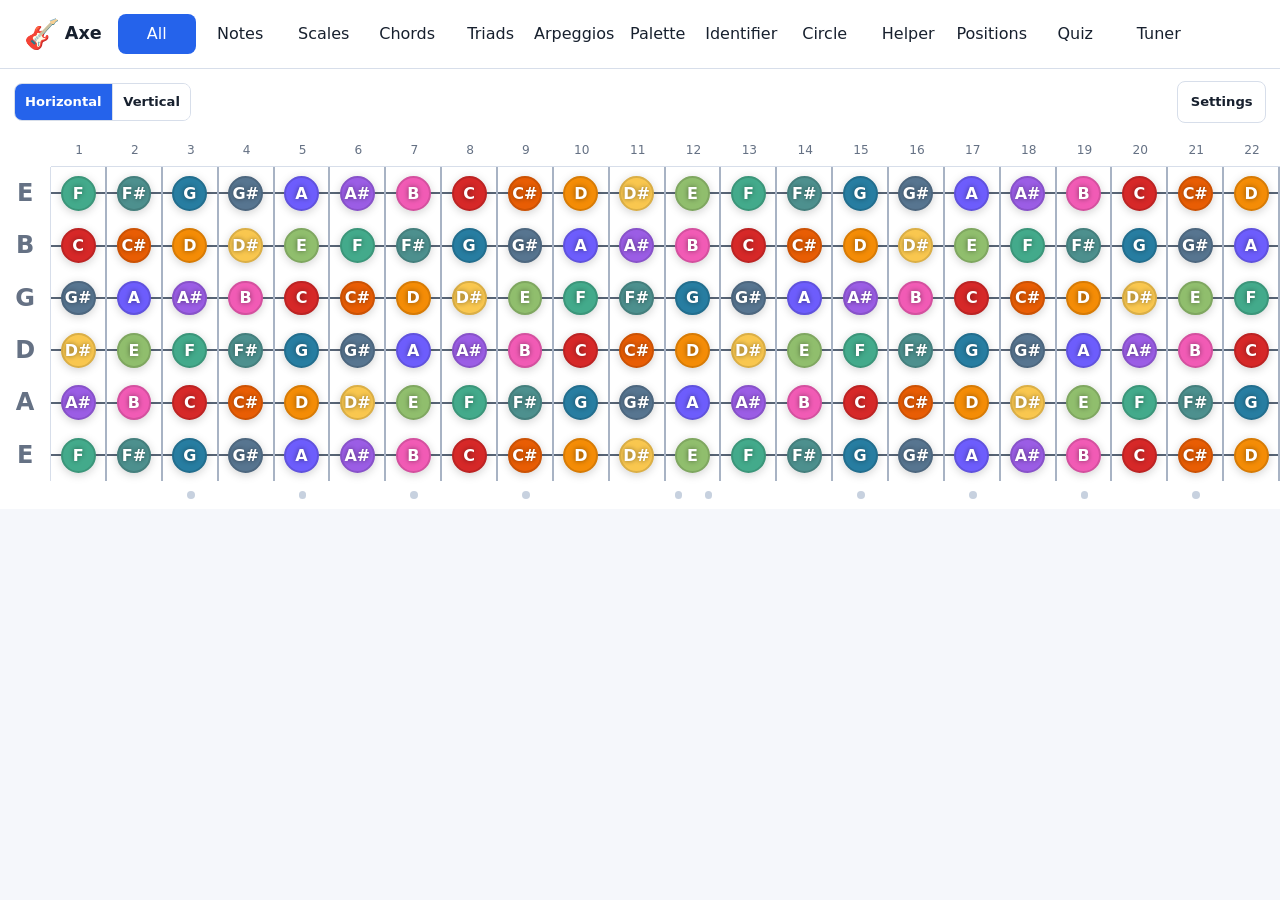
<file: index.html>
<!doctype html>
<html lang="en">
  <head>
    <meta charset="utf-8" />
    <meta name="viewport" content="width=device-width, initial-scale=1" />
    <meta name="theme-color" content="#181b22" />
    <meta name="description" content="A fast local-first fretboard trainer for guitar, bass, ukulele, and custom stringed instruments." />
    <title>Axe</title>
    <link rel="manifest" href="manifest.webmanifest" />
    <link rel="stylesheet" href="styles.css?v=16" />
    <link
      rel="icon"
      href="data:image/svg+xml,<svg xmlns=%22http://www.w3.org/2000/svg%22 viewBox=%220 0 100 100%22><text y=%22.9em%22 font-size=%2290%22>🎸</text></svg>" />
  </head>
  <body>
    <fretboard-app></fretboard-app>
    <script src="app.js?v=16" type="module"></script>
  </body>
</html>
</file>
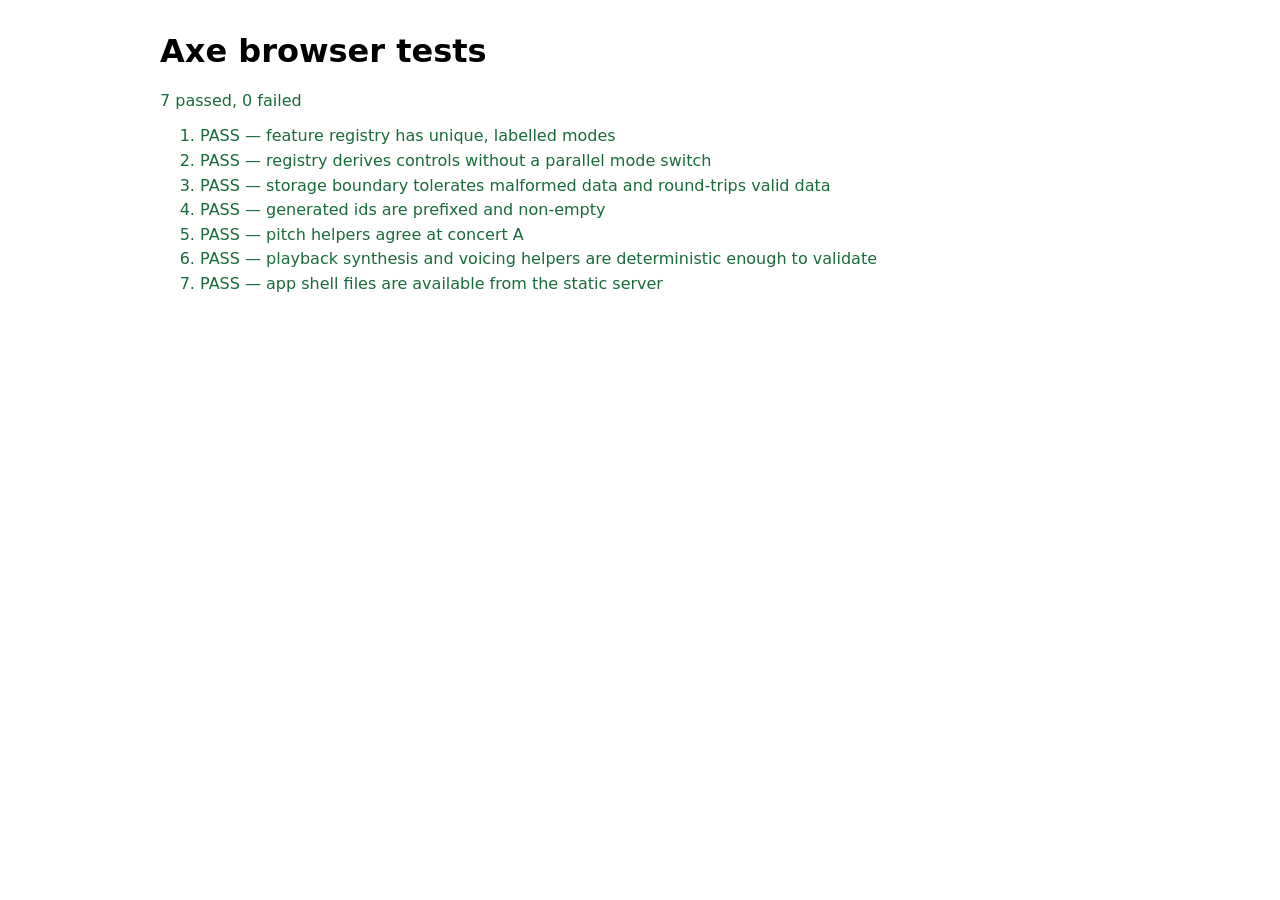
<file: tests/index.html>
<!doctype html>
<html lang="en">
  <head>
    <meta charset="utf-8" />
    <meta name="viewport" content="width=device-width, initial-scale=1" />
    <title>Axe browser tests</title>
    <style>
      body { font: 16px system-ui, sans-serif; max-width: 60rem; margin: 2rem auto; padding: 0 1rem; }
      .pass { color: #176b3a; } .fail { color: #a12222; } li { margin: .35rem 0; }
    </style>
  </head>
  <body>
    <h1>Axe browser tests</h1>
    <p id="summary" aria-live="polite">Running…</p>
    <ol id="results"></ol>
    <script type="module" src="./smoke.js"></script>
  </body>
</html>
</file>
<file: styles.css>
:root {
  color-scheme: light;
  --bg: #f5f7fb;
  --surface: #ffffff;
  --surface-2: #eef2f7;
  --text: #17202e;
  --muted: #657184;
  --border: #d7deea;
  --accent: #2563eb;
  --accent-text: #ffffff;
  --string: #465568;
  --fret: #a8b3c4;
  --marker: #c7d1df;
  --danger: #dc2626;
  --success: #15803d;
  --warning: #b45309;
  --shadow: 0 18px 45px rgba(25, 34, 49, 0.09);
  --radius: 8px;
  --tap: 42px;
  --note-c: #d62828;
  --note-cs: #e85d04;
  --note-d: #f48c06;
  --note-ds: #f9c74f;
  --note-e: #90be6d;
  --note-f: #43aa8b;
  --note-fs: #4d908e;
  --note-g: #277da1;
  --note-gs: #577590;
  --note-a: #6d5dfc;
  --note-as: #9b5de5;
  --note-b: #f15bb5;
}

[data-theme="dark"] {
  color-scheme: dark;
  --bg: #11151c;
  --surface: #181e28;
  --surface-2: #222a36;
  --text: #f4f7fb;
  --muted: #a9b4c2;
  --border: #313b4d;
  --accent: #7dd3fc;
  --accent-text: #0c1118;
  --string: #d6dee9;
  --fret: #5e6b7e;
  --marker: #3a4556;
  --danger: #fb7185;
  --success: #86efac;
  --warning: #fbbf24;
  --shadow: 0 18px 45px rgba(0, 0, 0, 0.22);
}

* {
  box-sizing: border-box;
}

html {
  min-height: 100%;
  background: var(--bg);
}

body {
  min-height: 100vh;
  margin: 0;
  overflow-x: hidden;
  background: var(--bg);
  color: var(--text);
  font-family:
    Inter,
    ui-sans-serif,
    system-ui,
    -apple-system,
    BlinkMacSystemFont,
    "Segoe UI",
    sans-serif;
  line-height: 1.45;
}

button,
input,
select {
  font: inherit;
}

button,
select,
input[type="text"],
input[type="number"] {
  min-height: var(--tap);
  border: 1px solid var(--border);
  border-radius: var(--radius);
  background: var(--surface);
  color: var(--text);
}

button,
select {
  cursor: pointer;
}

button {
  display: inline-flex;
  align-items: center;
  justify-content: center;
  gap: 0.4rem;
  padding: 0.55rem 0.8rem;
}

button.primary,
button[aria-pressed="true"] {
  border-color: var(--accent);
  background: var(--accent);
  color: var(--accent-text);
}

button.danger {
  border-color: color-mix(in srgb, var(--danger), var(--border) 35%);
  color: var(--danger);
}

button:disabled {
  cursor: not-allowed;
  opacity: 0.55;
}

input,
select {
  width: 100%;
  padding: 0.5rem 0.65rem;
}

label {
  display: grid;
  gap: 0.3rem;
  color: var(--muted);
  font-size: 0.82rem;
  font-weight: 650;
}

:focus-visible {
  outline: 3px solid color-mix(in srgb, var(--accent), transparent 45%);
  outline-offset: 2px;
}

.app-shell {
  display: grid;
  grid-template-rows: auto 1fr;
  min-height: 100vh;
}

.topbar {
  display: flex;
  align-items: center;
  justify-content: space-between;
  gap: 1rem;
  padding: 0.85rem clamp(0.8rem, 2.5vw, 1.5rem);
  border-bottom: 1px solid var(--border);
  background: var(--surface);
  position: sticky;
  top: 0;
  z-index: 5;
}

.brand {
  display: inline-flex;
  align-items: center;
  flex: 0 0 auto;
  gap: 0.55rem;
  color: var(--text);
  font-weight: 800;
}

.brand-mark {
  display: inline-grid;
  width: 2rem;
  height: 2rem;
  place-items: center;
  color: var(--accent-text);
  font-size: 1.8rem;
  line-height: 1;
}

.brand-name {
  font-size: 1.1rem;
  letter-spacing: 0;
}

.brand-name-mobile {
  display: none;
}

.top-menu {
  display: flex;
  align-items: center;
  justify-content: flex-end;
  flex: 1 1 auto;
  min-width: 0;
  gap: 1rem;
}

.topbar mode-selector {
  display: block;
  flex: 1 1 auto;
  min-width: min(100%, 320px);
}

.topbar button {
  border: none;
}

.menu-toggle {
  display: none;
  width: var(--tap);
  height: var(--tap);
  padding: 0;
  flex: 0 0 auto;
}

.menu-toggle span {
  display: block;
  width: 1.25rem;
  height: 2px;
  border-radius: 999px;
  background: currentColor;
}

.content {
  width: 100%;
  min-width: 0;
  max-width: 100%;
}

.controls {
  display: grid;
  grid-template-columns: repeat(auto-fit, minmax(260px, 1fr));
  align-content: start;
  gap: 0.75rem;
  max-width: 100%;
}

.controls > :empty {
  display: none;
}

.panel {
  background: var(--surface);
  box-shadow: var(--shadow);
  padding: 0.7rem;
}

.panel h2,
.panel h3 {
  margin: 0 0 0.7rem;
  font-size: 0.95rem;
}

.panel h2 {
  display: none;
}

.compact-grid {
  display: grid;
  grid-template-columns: repeat(2, minmax(0, 1fr));
  gap: 0.65rem;
}

.row {
  display: flex;
  align-items: center;
  gap: 0.55rem;
}

.row > * {
  min-width: 0;
}

.button-row,
.chip-row {
  display: flex;
  flex-wrap: wrap;
  gap: 0.45rem;
}

.panel > .button-row {
  margin-top: 0.75rem;
}

.segmented {
  display: grid;
  grid-template-columns: repeat(13, minmax(0, 1fr));
  gap: 0.35rem;
  width: min(1080px, 100%);
}

.segmented button {
  min-height: 38px;
  padding-inline: 0.35rem;
}

note-filter,
scale-panel,
chord-panel,
triad-panel,
arpeggio-panel,
chord-palette-panel,
chord-identifier-panel,
circle-of-fifths-panel,
chord-helper-panel,
position-panel,
quiz-panel,
tuning-panel,
tuner-panel,
fretboard-view {
  display: block;
}

fretboard-view,
.fretboard-card,
.fretboard-scroll {
  width: 100%;
  min-width: 0;
  max-width: 100%;
}

.strings-editor {
  display: grid;
  gap: 0.45rem;
  margin-top: 0.7rem;
}

.string-row {
  display: grid;
  grid-template-columns: 3.6rem minmax(0, 1fr) auto;
  align-items: end;
  gap: 0.45rem;
}

.string-row span {
  align-self: center;
  color: var(--muted);
  font-size: 0.8rem;
}

.note-grid {
  display: grid;
  grid-template-columns: repeat(12, minmax(0, 1fr));
  gap: 0.4rem;
}

.note-chip {
  min-height: 38px;
  padding: 0.4rem;
  border-color: color-mix(in srgb, var(--note-color), var(--border) 55%);
}

.note-chip[aria-pressed="true"] {
  background: var(--note-color);
  border-color: var(--note-color);
  color: #fff;
  text-shadow: 0px 0px 5px #0000007b;
  font-weight: 800;
}

chord-palette-panel {
  grid-column: 1 / -1;
}

.chord-palette-panel {
  display: grid;
  gap: 0.7rem;
}

.palette-controls {
  display: grid;
  grid-template-columns: minmax(7rem, 0.8fr) minmax(9rem, 1fr) minmax(14rem, 1.5fr) auto;
  align-items: end;
  gap: 0.65rem;
}

.palette-controls button {
  min-width: 9rem;
}

.palette-summary {
  display: flex;
  align-items: center;
  justify-content: space-between;
  flex-wrap: wrap;
  gap: 0.45rem;
  color: var(--muted);
  font-size: 0.86rem;
}

.palette-summary strong {
  color: var(--text);
}

.palette-scroll {
  max-width: 100%;
  overflow-x: auto;
  border: 1px solid var(--border);
  border-radius: var(--radius);
}

.palette-grid {
  display: grid;
  grid-template-columns: repeat(var(--palette-columns), minmax(8rem, 1fr));
  min-width: min(100%, calc(7 * 8rem));
  background: var(--border);
  gap: 1px;
}

.palette-degree,
.palette-cell {
  min-height: 3.15rem;
  border: 0;
  border-radius: 0;
  background: var(--surface-2);
}

.palette-degree {
  display: grid;
  align-content: center;
  justify-items: center;
  gap: 0.05rem;
  color: var(--muted);
  font-size: 0.78rem;
  font-weight: 750;
}

.palette-degree b {
  color: var(--text);
  font-size: 0.96rem;
}

.palette-cell {
  width: 100%;
  color: var(--text);
  font-size: 1rem;
  font-weight: 750;
}

.palette-cell[aria-pressed="true"] {
  background: var(--accent);
  color: var(--accent-text);
}

.palette-empty {
  background: color-mix(in srgb, var(--surface-2), var(--surface) 46%);
}

.palette-modal {
  width: min(520px, 100%);
}

.palette-family-list {
  display: grid;
  max-height: min(54vh, 360px);
  overflow: auto;
  gap: 0.25rem;
  border: 1px solid var(--border);
  border-radius: var(--radius);
  background: var(--surface-2);
  padding: 0.55rem;
}

.check-row {
  display: flex;
  align-items: center;
  gap: 0.55rem;
  min-height: 2rem;
  color: var(--text);
  font-size: 0.95rem;
}

.check-row input {
  width: 1.1rem;
  min-height: 1.1rem;
  flex: 0 0 auto;
}

.modal-actions {
  display: flex;
  gap: 0.5rem;
  margin-top: 0.75rem;
}

.modal-actions button {
  flex: 1 1 0;
}

.tuner-card {
  display: grid;
  gap: 1rem;
  width: min(760px, 100%);
  margin: 0 auto;
  padding: clamp(1rem, 4vw, 2rem);
  background: var(--surface);
  box-shadow: var(--shadow);
}

.tuner-header,
.tuner-meter-labels {
  display: flex;
  align-items: center;
  justify-content: space-between;
  gap: 1rem;
}

.tuner-header h1,
.tuner-frequency,
.tuner-target,
.tuner-cents {
  margin: 0;
}

.control-label {
  color: var(--muted);
  font-size: 0.78rem;
  font-weight: 750;
  letter-spacing: 0.04em;
  text-transform: uppercase;
}

.tuner-header h1 {
  font-size: clamp(1.1rem, 4vw, 1.55rem);
}

.tuner-state {
  color: var(--muted);
  font-size: 0.82rem;
  white-space: nowrap;
}

.tuner-reading {
  display: grid;
  justify-items: center;
  gap: 0.15rem;
  padding-block: clamp(1rem, 5vw, 2.5rem);
  text-align: center;
}

.tuner-note {
  min-height: 7rem;
  color: var(--text);
  font-size: clamp(6rem, 25vw, 10rem);
  font-weight: 850;
  letter-spacing: -0.08em;
  line-height: 0.9;
}

.tuner-octave {
  color: var(--muted);
  font-size: 1.15rem;
  font-weight: 750;
}

.tuner-frequency,
.tuner-target,
.tuner-cents {
  color: var(--muted);
  font-variant-numeric: tabular-nums;
}

.tuner-meter {
  display: grid;
  gap: 0.45rem;
}

.tuner-meter-labels {
  color: var(--muted);
  font-size: 0.8rem;
  font-weight: 750;
}

.tuner-meter-labels span:nth-child(2) {
  color: var(--success);
}

.tuner-meter-track {
  position: relative;
  height: 2.6rem;
  border: 1px solid var(--border);
  border-radius: 999px;
  background: linear-gradient(90deg, color-mix(in srgb, var(--danger), var(--surface) 72%), var(--surface-2) 42%, color-mix(in srgb, var(--success), var(--surface) 72%) 50%, var(--surface-2) 58%, color-mix(in srgb, var(--warning), var(--surface) 72%));
  overflow: hidden;
}

.tuner-meter-center {
  position: absolute;
  inset: 0 auto 0 50%;
  width: 2px;
  background: var(--success);
}

.tuner-needle {
  position: absolute;
  top: 0.25rem;
  bottom: 0.25rem;
  left: 50%;
  width: 0.28rem;
  border-radius: 999px;
  background: var(--text);
  box-shadow: 0 0 0.7rem color-mix(in srgb, var(--text), transparent 35%);
  transform: translateX(-50%);
  transition: transform 100ms ease-out;
}

.tuner-cents {
  justify-self: center;
  font-weight: 800;
}

.tuner-status {
  min-height: 1.5rem;
  color: var(--text);
  text-align: center;
  font-weight: 750;
}

.tuner-controls {
  display: grid;
  gap: 0.85rem;
  border-top: 1px solid var(--border);
  padding-top: 0.85rem;
}

.tuner-control-group,
.tuner-reference {
  display: grid;
  gap: 0.45rem;
}

.tuner-strings {
  display: grid;
  grid-template-columns: repeat(auto-fit, minmax(3rem, 1fr));
  gap: 0.45rem;
}

.tuner-strings button[aria-pressed="true"] {
  background: var(--accent);
  color: var(--accent-text);
}

.tuner-message {
  display: grid;
  gap: 0.65rem;
  color: var(--danger);
  text-align: center;
}

.workspace {
  display: grid;
  min-width: 0;
  align-content: start;
  gap: 0.75rem;
}

.fretboard-card {
  background: var(--surface);
  min-width: 0;
  overflow: hidden;
}

.fretboard-toolbar {
  display: flex;
  align-items: center;
  justify-content: space-between;
  flex-wrap: wrap;
  gap: 0.75rem;
  padding: 0.75rem 0.85rem;
}

.fretboard-toolbar button {
  font-size: 0.82rem;
  font-weight: 750;
}

.playback-controls {
  display: flex;
  flex-wrap: wrap;
  gap: 0.4rem;
  margin-top: 0.75rem;
}

.playback-controls button {
  min-height: 2.25rem;
  font-size: 0.8rem;
  font-weight: 750;
}

.orientation-toggle {
  display: inline-flex;
  flex: 0 0 auto;
  overflow: hidden;
  border: 1px solid var(--border);
  border-radius: var(--radius);
}

.orientation-toggle button {
  min-height: 2.25rem;
  border: 0;
  border-radius: 0;
  padding: 0.35rem 0.65rem;
  background: var(--surface);
  color: var(--text);
  font-size: 0.82rem;
  font-weight: 750;
}

.orientation-toggle button + button {
  border-left: 1px solid var(--border);
}

.orientation-toggle button[aria-pressed="true"] {
  background: var(--accent);
  color: var(--accent-text);
}

.fretboard-scroll {
  overflow: auto;
  overscroll-behavior-x: contain;
}

.fretboard {
  --fret-count: 22;
  --fret-columns: 22;
  --string-count: 6;
  display: grid;
  grid-template-columns: 3.2rem repeat(var(--fret-columns), minmax(42px, 1fr));
  grid-template-rows: 2rem repeat(var(--string-count), minmax(3.05rem, 1fr)) 1.7rem;
  min-width: min(100%, calc(3.2rem + var(--fret-count) * 42px));
  position: relative;
  isolation: isolate;
}

.fretboard.vertical {
  grid-template-columns: 3.2rem repeat(var(--string-count), minmax(3.05rem, 1fr)) 2.2rem;
  grid-template-rows: 2.6rem repeat(var(--fret-count), minmax(42px, 1fr));
  min-width: min(100%, calc(5.4rem + var(--string-count) * 3.05rem));
  min-height: calc(2.6rem + var(--fret-count) * 42px);
}

.fret-number,
.string-name,
.position,
.marker-cell {
  display: grid;
  place-items: center;
}

.fret-number {
  color: var(--muted);
  font-size: 0.76rem;
  border-bottom: 1px solid var(--border);
}

.string-name {
  color: var(--muted);
  font-size: 1.5rem;
  font-weight: 800;
  padding-inline: 0.25rem;
  border-right: 1px solid var(--border);
}

button.string-name:not(.identifier-headstock) {
  width: 100%;
  height: 100%;
  min-height: 3.05rem;
  border: 0;
  border-right: 1px solid var(--border);
  border-radius: 0;
  background: transparent;
  cursor: pointer;
}

button.string-name:not(.identifier-headstock):hover,
button.string-name:not(.identifier-headstock):focus-visible {
  background: var(--surface-2);
  color: var(--text);
}

.string-name.open-selected {
  background: color-mix(in srgb, var(--accent), var(--surface) 78%);
  color: var(--text);
  box-shadow: inset -4px 0 0 var(--accent);
}

.string-name.identifier-headstock {
  width: 100%;
  height: 100%;
  min-height: 3.05rem;
  border: 0;
  border-right: 1px solid var(--border);
  border-radius: 0;
  background: transparent;
  box-shadow: none;
  cursor: pointer;
}

.string-name.identifier-headstock:hover,
.string-name.identifier-headstock:focus-visible {
  background: var(--surface-2);
  color: var(--text);
}

.string-name.identifier-headstock.open-selected {
  background: color-mix(in srgb, var(--accent), var(--surface) 78%);
  color: var(--text);
  box-shadow: inset -4px 0 0 var(--accent);
}

.string-name.muted-selected {
  background: color-mix(in srgb, var(--danger), var(--surface) 82%);
  color: var(--text);
  box-shadow: inset -4px 0 0 var(--danger);
}

.position {
  min-width: 42px;
  min-height: 3.05rem;
  position: relative;
  border-right: 2px solid var(--fret);
}

.position::before {
  content: "";
  position: absolute;
  left: 0;
  right: 0;
  top: 50%;
  height: 2px;
  transform: translateY(-50%);
  background: var(--string);
  opacity: 0.9;
  z-index: -1;
}

.position.open {
  border-left: 4px solid var(--text);
}

.position button {
  width: 2.18rem;
  height: 2.18rem;
  min-height: 0;
  padding: 0;
  border-radius: 999px;
  border: 2px solid color-mix(in srgb, var(--note-color), #000 12%);
  background: var(--note-color);
  color: #ffffff;
  font-size: 1rem;
  font-weight: 850;
  box-shadow: 0 2px 10px rgba(0, 0, 0, 0.18);
  text-shadow: 0px 0px 5px #0000007b;
}

.position button.hidden-note {
  background: var(--surface-2);
  border-color: var(--border);
  color: transparent;
  box-shadow: none;
}

.position button.root {
  outline: 3px solid var(--text);
  outline-offset: 2px;
}

.position.position-boundary {
  box-shadow:
    inset 3px 0 0 var(--accent),
    inset -3px 0 0 var(--accent);
}

.position.position-in-range {
  background: color-mix(in srgb, var(--accent), transparent 92%);
}

.position.position-out-of-range button,
.position button.position-muted {
  opacity: 0.38;
  filter: saturate(0.55);
}

.position button.position-root {
  outline-color: var(--accent);
  box-shadow:
    0 2px 10px rgba(0, 0, 0, 0.18),
    0 0 0 4px color-mix(in srgb, var(--accent), transparent 70%);
}

.position button.position-interval {
  font-size: 0.82rem;
  letter-spacing: 0;
}

.position button.selected {
  transform: scale(1.08);
  outline: 3px solid var(--accent);
  outline-offset: 2px;
}

.position button.identifier-selected {
  background: var(--accent);
  border-color: var(--accent);
  color: var(--accent-text);
  text-shadow: none;
}

.position button.correct {
  background: var(--success);
  border-color: var(--success);
  color: #07110a;
}

.position button.incorrect {
  background: var(--danger);
  border-color: var(--danger);
  color: #21070b;
}

.position button.missed {
  background: var(--warning);
  border-color: var(--warning);
  color: #180f03;
}

.position.empty button {
  visibility: hidden;
}

.marker-cell {
  position: relative;
}

.marker-cell.single::before,
.marker-cell.double::before,
.marker-cell.double::after {
  content: "";
  width: 0.48rem;
  height: 0.48rem;
  border-radius: 999px;
  background: var(--marker);
}

.marker-cell.double {
  grid-template-columns: repeat(2, auto);
  gap: 0.28rem;
}

.fretboard.vertical .fret-number {
  border-right: 1px solid var(--border);
  border-bottom: 0;
}

.fretboard.vertical .string-name {
  border-right: 0;
  border-bottom: 1px solid var(--border);
  font-size: 1.25rem;
}

.fretboard.vertical .string-name.open-selected,
.fretboard.vertical .string-name.identifier-headstock.open-selected {
  box-shadow: inset 0 -4px 0 var(--accent);
}

.fretboard.vertical .string-name.muted-selected {
  box-shadow: inset 0 -4px 0 var(--danger);
}

.fretboard.vertical .string-name.identifier-headstock {
  min-height: 0;
  border-right: 0;
  border-bottom: 1px solid var(--border);
}

.fretboard.vertical .position {
  min-width: 3.05rem;
  min-height: 42px;
  border-right: 0;
  border-bottom: 2px solid var(--fret);
}

.fretboard.vertical .position::before {
  left: 50%;
  right: auto;
  top: 0;
  bottom: 0;
  width: 2px;
  height: auto;
  transform: translateX(-50%);
}

.fretboard.vertical .position.position-boundary {
  box-shadow:
    inset 0 3px 0 var(--accent),
    inset 0 -3px 0 var(--accent);
}

.fretboard.vertical .marker-cell {
  border-left: 1px solid var(--border);
}

.fretboard.vertical .marker-cell.double {
  grid-template-columns: 1fr;
  grid-template-rows: repeat(2, auto);
}

.quiz-status {
  display: grid;
  gap: 0.55rem;
  border: 1px solid var(--border);
  border-radius: var(--radius);
  background: var(--surface-2);
  padding: 0.65rem;
  color: var(--text);
}

.quiz-status-main {
  display: flex;
  align-items: center;
  justify-content: space-between;
  gap: 0.75rem;
}

.quiz-status-main > div {
  display: grid;
  gap: 0.1rem;
  min-width: 0;
}

.quiz-status-main strong {
  font-size: clamp(1.45rem, 6vw, 2.2rem);
  line-height: 1;
}

.quiz-status-main button {
  flex: 0 0 auto;
  min-width: min(9rem, 42%);
}

.quiz-label {
  color: var(--muted);
  font-size: 0.78rem;
  font-weight: 800;
  text-transform: uppercase;
}

.quiz-metrics {
  display: grid;
  grid-template-columns: repeat(3, minmax(0, 1fr));
  gap: 0.4rem;
}

.quiz-metrics span {
  display: grid;
  gap: 0.08rem;
  border: 1px solid var(--border);
  border-radius: var(--radius);
  background: var(--surface);
  padding: 0.4rem;
  color: var(--muted);
  font-size: 0.74rem;
  font-weight: 750;
  text-align: center;
}

.quiz-metrics b {
  color: var(--text);
  font-size: 1rem;
  line-height: 1;
}

.helper-list,
.toggle-row {
  margin-top: 0.75rem;
}

.helper-list {
  display: grid;
  gap: 0.45rem;
}

.helper-list strong {
  font-size: 0.85rem;
}

.info-chip {
  display: inline-flex;
  align-items: center;
  min-height: 2rem;
  border: 1px solid var(--border);
  border-radius: var(--radius);
  background: var(--surface-2);
  padding: 0.25rem 0.5rem;
  color: var(--text);
  font-size: 0.85rem;
  font-weight: 750;
}

.toggle-row {
  grid-template-columns: auto minmax(0, 1fr);
  align-items: center;
  color: var(--text);
}

.toggle-row input {
  width: 1.1rem;
  min-height: 1.1rem;
  margin: 0;
}

.circle-panel {
  grid-column: 1 / -1;
}

.circle-layout {
  display: grid;
  grid-template-columns: minmax(260px, 420px) minmax(280px, 1fr);
  align-items: center;
  gap: clamp(0.85rem, 2vw, 1.3rem);
}

.circle-diagram {
  width: min(100%, 420px);
  aspect-ratio: 1;
  display: block;
  margin-inline: auto;
}

.circle-ring,
.circle-inner-ring {
  fill: none;
  stroke: var(--border);
  stroke-width: 2;
}

.circle-inner-ring {
  stroke-dasharray: 5 6;
}

.circle-key {
  cursor: pointer;
  color: var(--text);
}

.circle-key circle {
  fill: var(--surface);
  stroke: var(--border);
  stroke-width: 2;
  transition:
    fill 160ms ease,
    stroke 160ms ease,
    transform 160ms ease;
}

.circle-key .minor-node {
  fill: var(--surface-2);
}

.circle-key text {
  fill: currentColor;
  font-size: 1rem;
  font-weight: 850;
  pointer-events: none;
}

.circle-key .minor-label {
  fill: var(--muted);
  font-size: 0.68rem;
  font-weight: 800;
}

.circle-key:hover circle,
.circle-key:focus-visible circle {
  stroke: var(--accent);
}

.circle-key.selected {
  color: var(--accent-text);
}

.circle-key.selected circle {
  fill: var(--accent);
  stroke: var(--accent);
}

.circle-key.selected .minor-node {
  fill: color-mix(in srgb, var(--accent), var(--surface) 18%);
}

.circle-key.selected .minor-label {
  fill: var(--accent-text);
}

.circle-center-title,
.circle-center-key {
  fill: var(--muted);
  font-weight: 800;
}

.circle-center-title {
  font-size: 0.78rem;
  text-transform: uppercase;
}

.circle-center-key {
  fill: var(--text);
  font-size: 2rem;
}

.key-summary {
  display: grid;
  gap: 0.65rem;
}

.summary-block {
  display: grid;
  gap: 0.28rem;
  border: 1px solid var(--border);
  border-radius: var(--radius);
  background: var(--surface-2);
  padding: 0.65rem;
}

.summary-block.wide {
  grid-column: 1 / -1;
}

.summary-block span {
  color: var(--muted);
  font-size: 0.78rem;
  font-weight: 750;
}

.summary-block strong {
  color: var(--text);
  font-size: 0.95rem;
}

.chord-grid {
  display: grid;
  grid-template-columns: repeat(auto-fit, minmax(5.5rem, 1fr));
  gap: 0.35rem;
}

.summary-chords {
  display: flex;
  flex-wrap: wrap;
  gap: 0.4rem;
}

.chord-grid button,
.summary-chords button {
  display: flex;
  align-items: center;
  justify-content: space-between;
  gap: 0.45rem;
  border: 1px solid var(--border);
  border-radius: var(--radius);
  background: var(--surface);
  padding: 0.38rem 0.48rem;
  color: var(--text);
  font-size: 0.85rem;
  font-weight: 850;
}

.summary-chords button {
  min-height: 2.25rem;
}

.chord-grid button[aria-pressed="true"],
.summary-chords button[aria-pressed="true"] {
  border-color: var(--accent);
  background: var(--accent);
  color: var(--accent-text);
}

.chord-grid b,
.summary-chords b {
  color: var(--muted);
}

.chord-grid button[aria-pressed="true"] b,
.summary-chords button[aria-pressed="true"] b {
  color: var(--accent-text);
}

.summary-block .summary-chords span,
.summary-block .chord-grid span {
  color: inherit;
  font-size: inherit;
  font-weight: inherit;
}

.chord-helper-panel {
  grid-column: 1 / -1;
}

.position-panel,
.practice-panel {
  grid-column: 1 / -1;
}

.chord-identifier-panel {
  grid-column: 1 / -1;
}

.identifier-results,
.identifier-saved {
  display: grid;
  gap: 0.55rem;
}

.identifier-results p,
.identifier-results li {
  color: var(--muted);
  font-size: 0.82rem;
}

.identifier-results strong {
  font-size: 0.85rem;
}

.identifier-results ol,
.identifier-results p {
  margin: 0.35rem 0 0;
}

.identifier-results ol {
  padding-left: 1.25rem;
}

.identifier-actions {
  margin-top: 0.75rem;
}

.identifier-saved > strong {
  font-size: 0.85rem;
}

.position-controls {
  grid-template-columns: repeat(5, minmax(140px, 1fr));
}

.position-toggle-row {
  margin-top: 0.75rem;
}

.helper-controls {
  grid-template-columns: repeat(4, minmax(160px, 1fr));
}

.function-strip {
  display: grid;
  grid-template-columns: repeat(4, minmax(0, 1fr));
  gap: 0.45rem;
  margin-top: 0.75rem;
}

.function-strip span {
  border: 1px solid var(--border);
  border-radius: var(--radius);
  background: var(--surface-2);
  padding: 0.5rem;
  color: var(--muted);
  font-size: 0.8rem;
  font-weight: 700;
}

.progression-list {
  display: grid;
  grid-template-columns: repeat(auto-fit, minmax(280px, 1fr));
  gap: 0.65rem;
  margin-top: 0.75rem;
}

.progression-card {
  display: grid;
  gap: 0.55rem;
  border: 1px solid var(--border);
  border-radius: var(--radius);
  background: var(--surface);
  padding: 0.7rem;
}

.progression-head {
  display: flex;
  align-items: center;
  justify-content: space-between;
  gap: 0.55rem;
}

.progression-head strong {
  font-size: 0.96rem;
}

.progression-head span {
  border: 1px solid var(--border);
  border-radius: var(--radius);
  background: var(--surface-2);
  padding: 0.18rem 0.42rem;
  color: var(--muted);
  font-size: 0.76rem;
  font-weight: 800;
}

.progression-chords {
  display: flex;
  flex-wrap: wrap;
  gap: 0.4rem;
}

.progression-chords button {
  min-width: 3.2rem;
  min-height: 2.25rem;
  border: 1px solid color-mix(in srgb, var(--accent), var(--border) 55%);
  border-radius: var(--radius);
  background: color-mix(in srgb, var(--accent), var(--surface) 86%);
  padding: 0.35rem 0.48rem;
  text-align: center;
  color: var(--text);
  font-weight: 850;
}

.progression-chords button[aria-pressed="true"] {
  border-color: var(--accent);
  background: var(--accent);
  color: var(--accent-text);
}

.progression-card p {
  margin: 0;
  color: var(--text);
  font-size: 0.9rem;
}

.progression-meta {
  display: grid;
  gap: 0.4rem;
  margin: 0;
}

.progression-meta div {
  display: grid;
  gap: 0.1rem;
}

.progression-meta dt {
  color: var(--muted);
  font-size: 0.74rem;
  font-weight: 800;
}

.progression-meta dd {
  margin: 0;
  color: var(--text);
  font-size: 0.84rem;
}

.builder-actions {
  display: flex;
  flex-wrap: wrap;
  align-items: end;
  gap: 0.45rem;
  margin-top: 0.75rem;
}

.builder-actions label {
  min-width: min(12rem, 100%);
}

.saved-progressions {
  display: grid;
  gap: 0.45rem;
  margin-top: 0.75rem;
}

.explanation-grid {
  display: grid;
  grid-template-columns: repeat(2, minmax(0, 1fr));
  gap: 0.65rem;
  margin-top: 0.75rem;
}

.summary-block p {
  margin: 0;
  color: var(--text);
  font-size: 0.88rem;
}

.summary-subheading {
  margin-top: 0.75rem;
}

.saved-list {
  display: grid;
  gap: 0.45rem;
}

.saved-progression {
  display: flex;
  align-items: center;
  justify-content: space-between;
  gap: 0.7rem;
  border: 1px solid var(--border);
  border-radius: var(--radius);
  background: var(--surface-2);
  padding: 0.55rem;
}

.saved-progression div:first-child {
  display: grid;
  gap: 0.1rem;
  min-width: 0;
}

.saved-progression span,
.saved-progressions p {
  margin: 0;
  color: var(--muted);
  font-size: 0.82rem;
}

.score {
  font-weight: 800;
  color: var(--text);
}

.stat-grid {
  display: grid;
  grid-template-columns: repeat(3, minmax(0, 1fr));
  gap: 0.45rem;
}

.stat {
  border: 1px solid var(--border);
  border-radius: var(--radius);
  padding: 0.45rem;
  background: var(--surface-2);
}

.stat b {
  display: block;
  color: var(--text);
}

.modal-backdrop {
  position: fixed;
  inset: 0;
  z-index: 20;
  display: grid;
  place-items: center;
  padding: 1rem;
  background: rgba(4, 8, 15, 0.62);
}

.settings-modal {
  width: min(760px, 100%);
  max-height: min(88vh, 760px);
  overflow: auto;
  border: 1px solid var(--border);
  border-radius: var(--radius);
  background: var(--surface);
  color: var(--text);
  box-shadow: 0 28px 80px rgba(0, 0, 0, 0.32);
  padding: 0.9rem;
}

.modal-header {
  display: flex;
  align-items: center;
  justify-content: space-between;
  gap: 0.75rem;
  margin-bottom: 0.75rem;
}

.modal-header h2 {
  margin: 0;
  font-size: 1.05rem;
}

.display-settings {
  display: flex;
  flex-wrap: wrap;
  gap: 0.5rem;
  margin-bottom: 0.75rem;
}

.settings-modal .panel {
  box-shadow: none;
  padding: 0;
  border: 0;
}

.sr-only {
  position: absolute;
  width: 1px;
  height: 1px;
  padding: 0;
  margin: -1px;
  overflow: hidden;
  clip: rect(0, 0, 0, 0);
  white-space: nowrap;
  border: 0;
}

@media (max-width: 860px) {
  .topbar {
    flex-wrap: wrap;
    gap: 0.75rem;
  }

  .menu-toggle {
    display: inline-flex;
    flex-direction: column;
    gap: 0.25rem;
  }

  .brand-name-desktop {
    display: none;
  }

  .brand-name-mobile {
    display: inline;
  }

  .top-menu {
    display: none;
    width: 100%;
    flex: 1 0 100%;
    align-items: stretch;
    flex-direction: column;
    gap: 0.65rem;
  }

  .top-menu.is-open {
    display: flex;
  }

  .topbar mode-selector,
  .controls {
    width: 100%;
  }

  .segmented {
    grid-template-columns: repeat(3, minmax(0, 1fr));
  }
}

@media (max-width: 640px) {
  .controls {
    grid-template-columns: 1fr;
  }

  .circle-layout,
  .helper-controls,
  .palette-controls,
  .position-controls,
  .practice-controls,
  .function-strip,
  .explanation-grid {
    grid-template-columns: 1fr;
  }

  .saved-progression {
    align-items: stretch;
    flex-direction: column;
  }

  .circle-key .minor-label {
    font-size: 0.58rem;
  }

  .fretboard {
    grid-template-columns: 2.6rem repeat(var(--fret-columns), minmax(38px, 1fr));
  }

  .fretboard.vertical {
    grid-template-columns: 2.6rem repeat(var(--string-count), minmax(2.75rem, 1fr)) 1.8rem;
    min-width: min(100%, calc(4.4rem + var(--string-count) * 2.75rem));
  }
}

@media (orientation: landscape) and (max-height: 620px) {
  .topbar {
    position: static;
    padding-block: 0.55rem;
  }

  .content {
    padding-block: 0.55rem;
  }

  .panel {
    padding: 0.55rem;
  }

  .fretboard {
    grid-template-rows: 1.55rem repeat(var(--string-count), minmax(2.45rem, 1fr)) 1.3rem;
  }

  .position {
    min-height: 2.45rem;
  }

  .fretboard.vertical {
    grid-template-rows: 2.35rem repeat(var(--fret-count), minmax(38px, 1fr));
    min-height: calc(2.35rem + var(--fret-count) * 38px);
  }

  .fretboard.vertical .position {
    min-height: 38px;
  }
}

@media (prefers-reduced-motion: reduce) {
  *,
  *::before,
  *::after {
    scroll-behavior: auto !important;
    transition-duration: 0.001ms !important;
    animation-duration: 0.001ms !important;
  }
}
</file>
